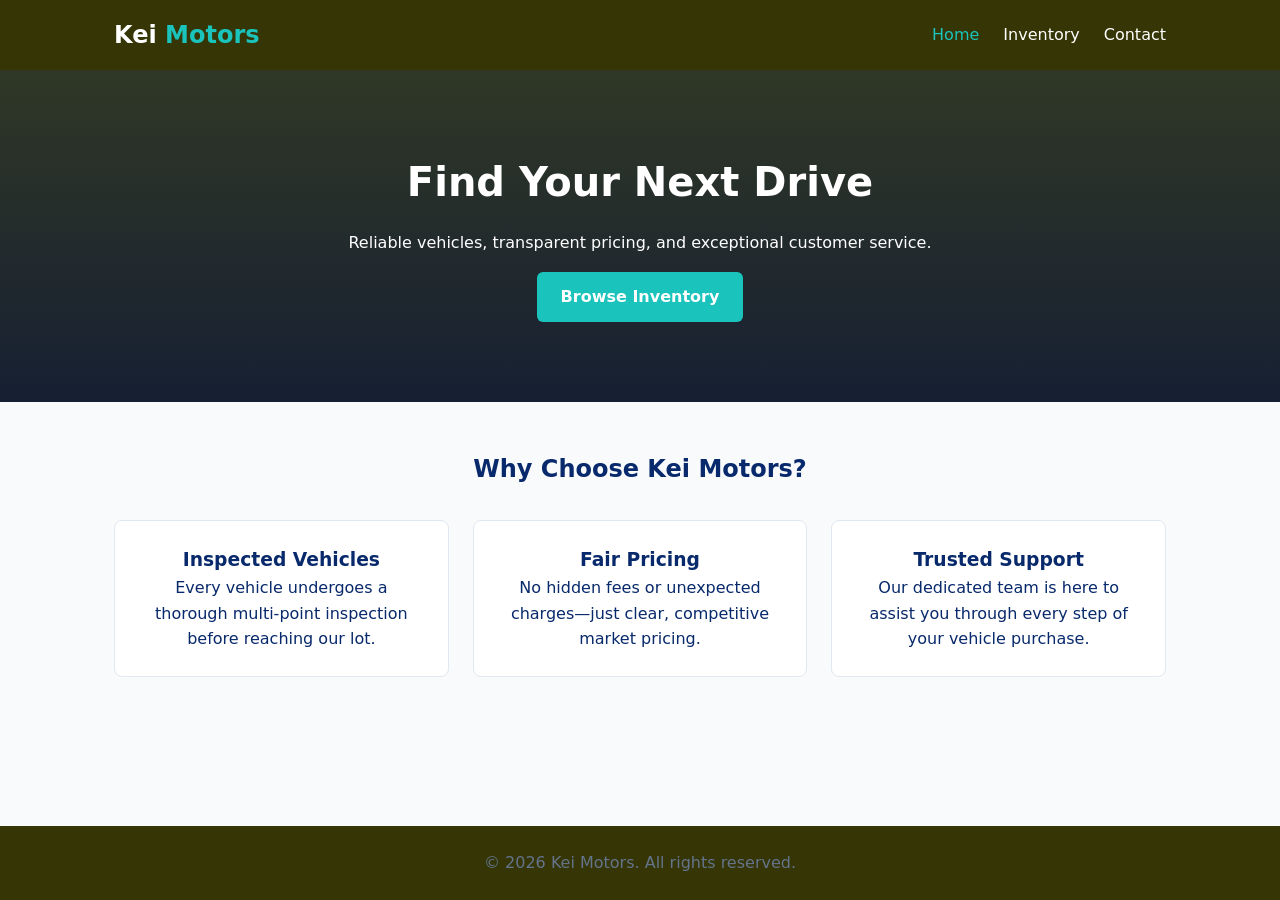
<file: index.html>
<!DOCTYPE html>
<html lang="en">
<head>
  <meta charset="UTF-8">
  <meta name="viewport" content="width=device-width, initial-scale=1.0">
  <title>Kei Motors | Quality Vehicles & Services</title>
  <link rel="stylesheet" href="styles.css">
</head>
<body>

  <header>
    <nav class="navbar">
      <a href="index.html" class="logo">Kei <span>Motors</span></a>
      <ul class="nav-links" id="navLinks">
        <li><a href="index.html" class="active">Home</a></li>
        <li><a href="inventory.html">Inventory</a></li>
        <li><a href="contact.html">Contact</a></li>
      </ul>
      <button class="nav-toggle" id="navToggle" aria-label="Toggle Navigation">&#9776;</button>
    </nav>
  </header>

  <main>
    <section class="hero">
      <div class="hero-content">
        <h1>Find Your Next Drive</h1>
        <p>Reliable vehicles, transparent pricing, and exceptional customer service.</p>
        <a href="inventory.html" class="btn">Browse Inventory</a>
      </div>
    </section>

    <section class="features">
      <h2>Why Choose Kei Motors?</h2>
      <div class="grid-3">
        <div class="card">
          <h3>Inspected Vehicles</h3>
          <p>Every vehicle undergoes a thorough multi-point inspection before reaching our lot.</p>
        </div>
        <div class="card">
          <h3>Fair Pricing</h3>
          <p>No hidden fees or unexpected charges—just clear, competitive market pricing.</p>
        </div>
        <div class="card">
          <h3>Trusted Support</h3>
          <p>Our dedicated team is here to assist you through every step of your vehicle purchase.</p>
        </div>
      </div>
    </section>
  </main>

  <footer>
    <p>&copy; 2026 Kei Motors. All rights reserved.</p>
  </footer>

  <script src="script.js"></script>
</body>
</html>
</file>
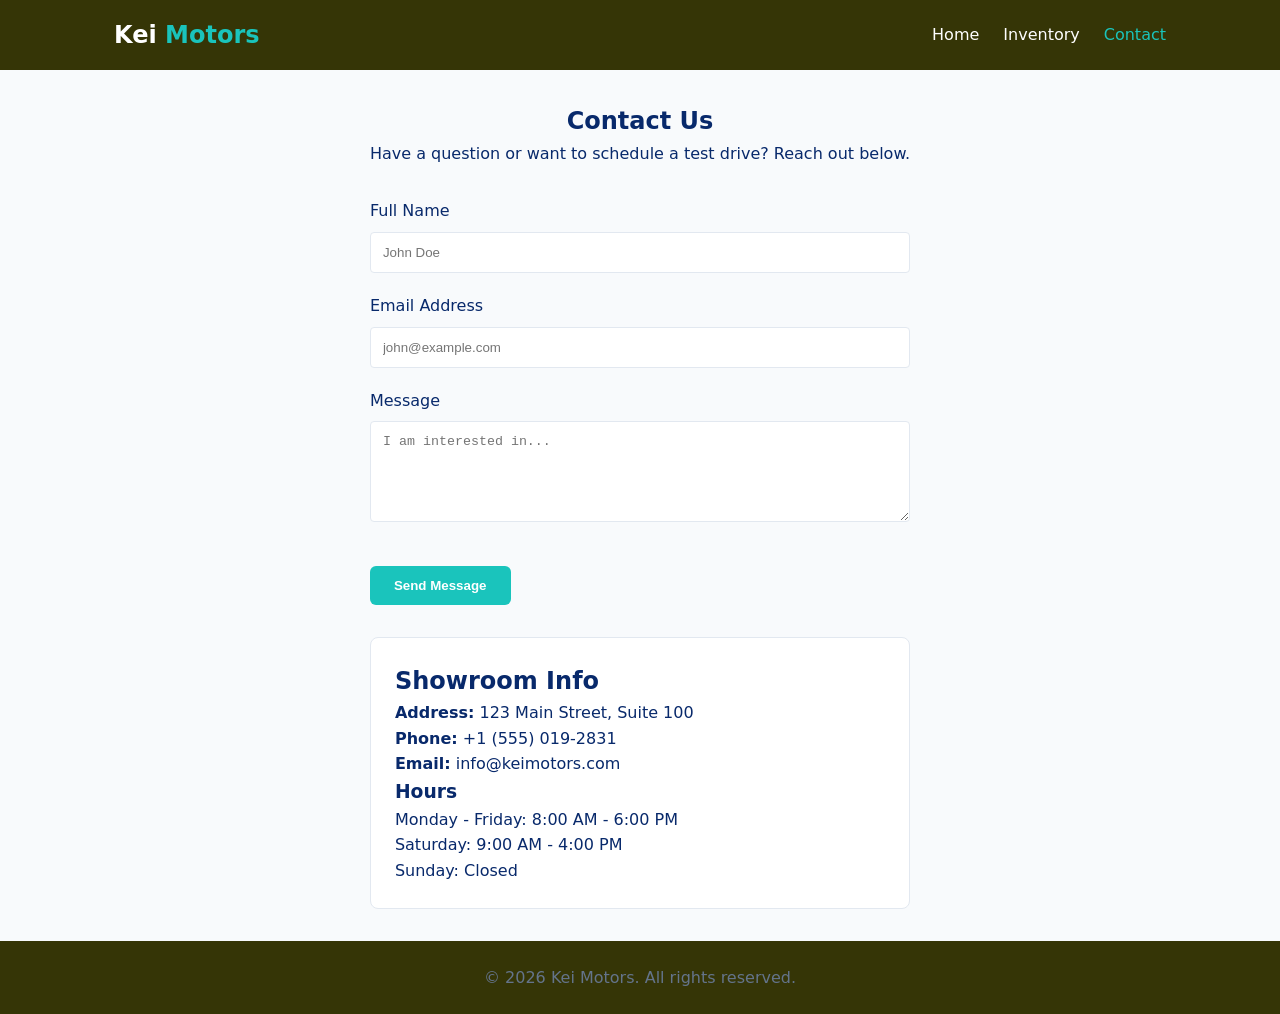
<file: contact.html>
<!DOCTYPE html>
<html lang="en">
<head>
  <meta charset="UTF-8">
  <meta name="viewport" content="width=device-width, initial-scale=1.0">
  <title>Contact Us | Kei Motors</title>
  <link rel="stylesheet" href="styles.css">
</head>
<body>

  <header>
    <nav class="navbar">
      <a href="index.html" class="logo">Kei <span>Motors</span></a>
      <ul class="nav-links" id="navLinks">
        <li><a href="index.html">Home</a></li>
        <li><a href="inventory.html">Inventory</a></li>
        <li><a href="contact.html" class="active">Contact</a></li>
      </ul>
      <button class="nav-toggle" id="navToggle" aria-label="Toggle Navigation">&#9776;</button>
    </nav>
  </header>

  <main class="container">
    <section class="page-header">
      <h1>Contact Us</h1>
      <p>Have a question or want to schedule a test drive? Reach out below.</p>
    </section>

    <div class="grid-2">
      <section class="form-section">
        <form id="contactForm" onsubmit="event.preventDefault(); alert('Message sent!');">
          <div class="form-group">
            <label for="name">Full Name</label>
            <input type="text" id="name" required placeholder="John Doe">
          </div>
          <div class="form-group">
            <label for="email">Email Address</label>
            <input type="email" id="email" required placeholder="john@example.com">
          </div>
          <div class="form-group">
            <label for="message">Message</label>
            <textarea id="message" rows="5" required placeholder="I am interested in..."></textarea>
          </div>
          <button type="submit" class="btn">Send Message</button>
        </form>
      </section>

      <section class="info-section card">
        <h2>Showroom Info</h2>
        <p><strong>Address:</strong> 123 Main Street, Suite 100</p>
        <p><strong>Phone:</strong> +1 (555) 019-2831</p>
        <p><strong>Email:</strong> info@keimotors.com</p>
        
        <h3>Hours</h3>
        <p>Monday - Friday: 8:00 AM - 6:00 PM</p>
        <p>Saturday: 9:00 AM - 4:00 PM</p>
        <p>Sunday: Closed</p>
      </section>
    </div>
  </main>

  <footer>
    <p>&copy; 2026 Kei Motors. All rights reserved.</p>
  </footer>

  <script src="script.js"></script>
</body>
</html>
</file>
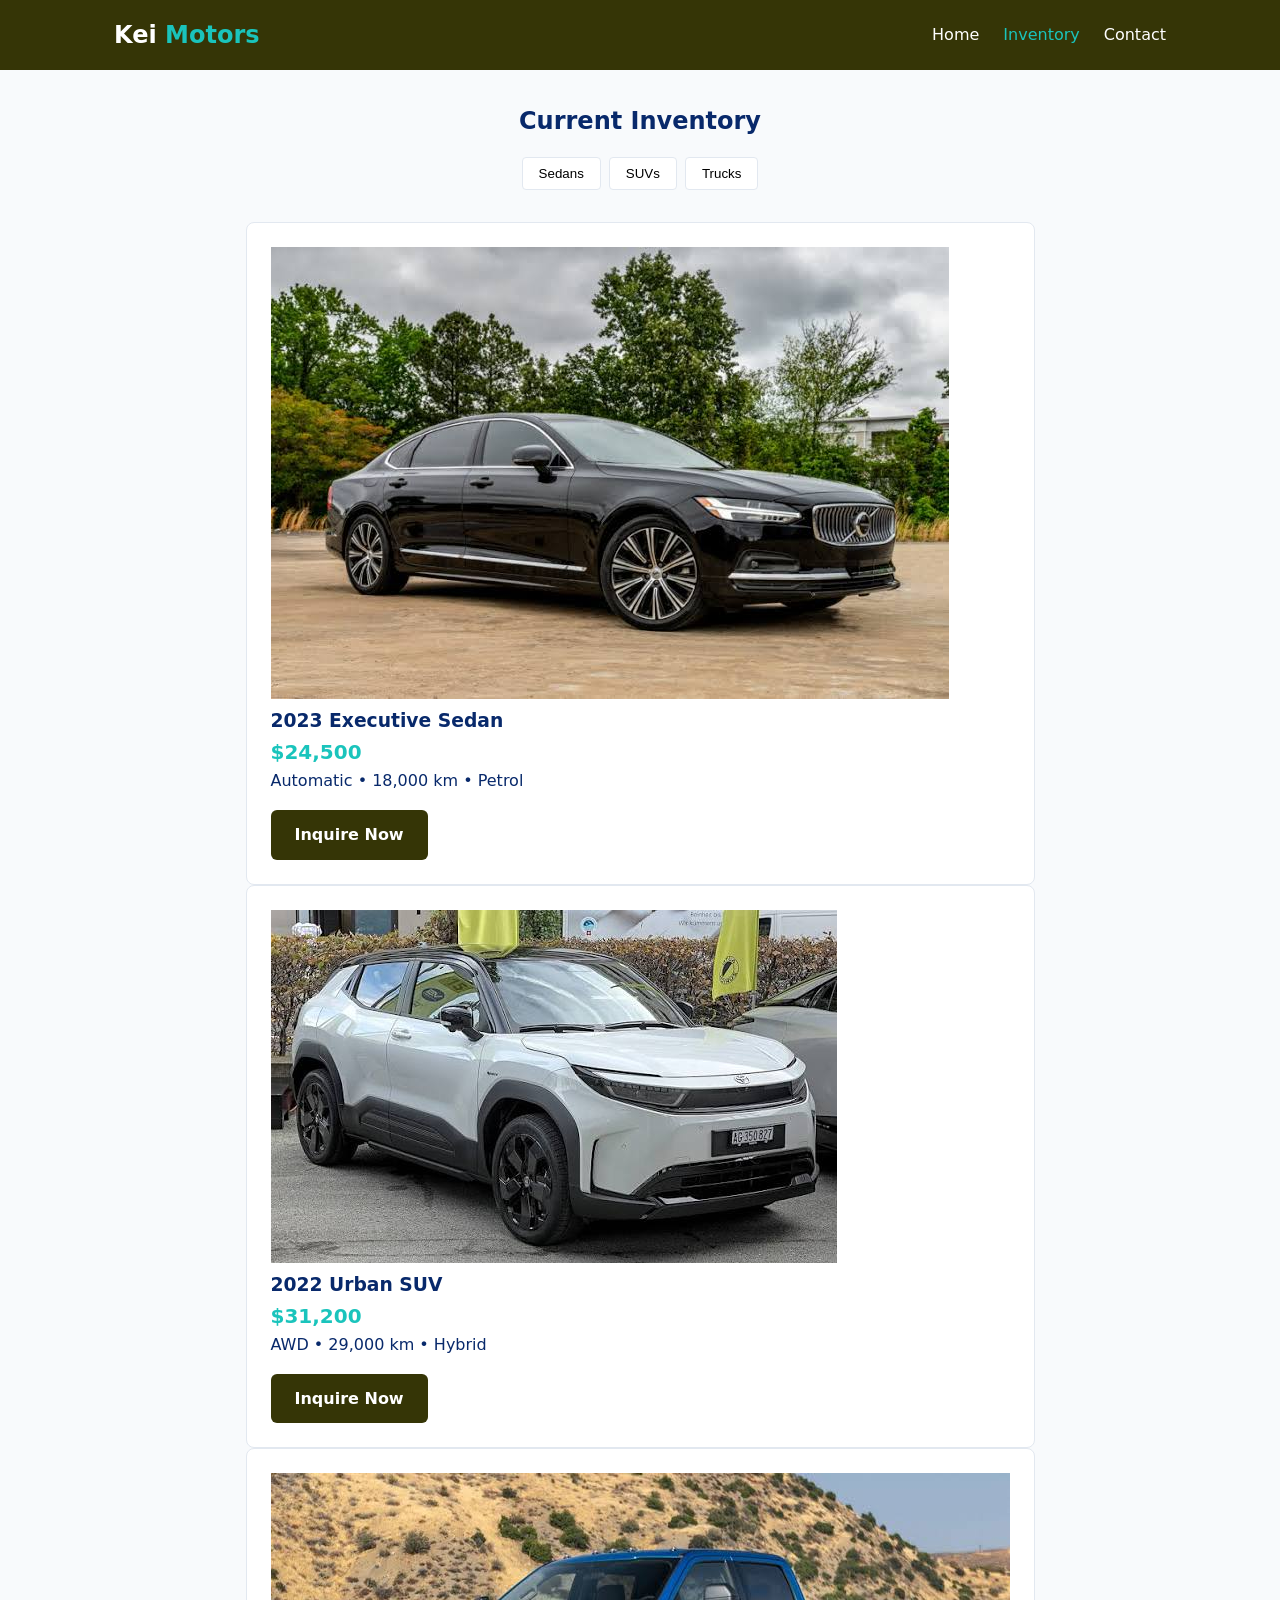
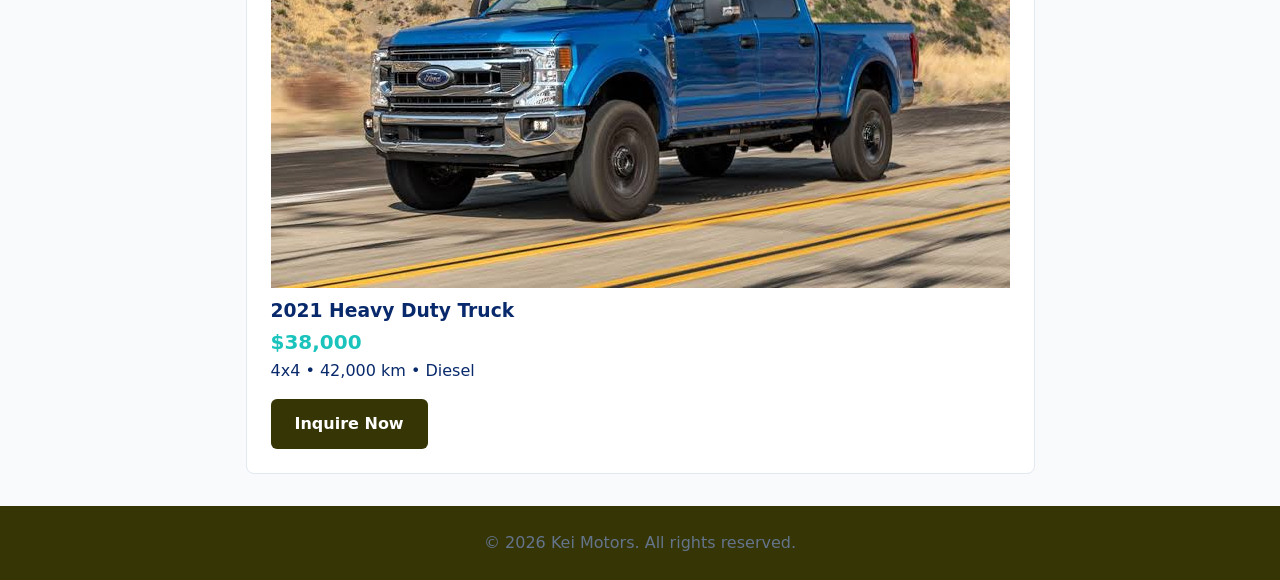
<file: inventory.html>
<!DOCTYPE html>
<html lang="en">
<head>
  <meta charset="UTF-8">
  <meta name="viewport" content="width=device-width, initial-scale=1.0">
  <title>Vehicle Inventory | Kei Motors</title>
  <link rel="stylesheet" href="styles.css">
</head>
<body>

  <header>
    <nav class="navbar">
      <a href="index.html" class="logo">Kei <span>Motors</span></a>
      <ul class="nav-links" id="navLinks">
        <li><a href="index.html">Home</a></li>
        <li><a href="inventory.html" class="active">Inventory</a></li>
        <li><a href="contact.html">Contact</a></li>
      </ul>
      <button class="nav-toggle" id="navToggle" aria-label="Toggle Navigation">&#9776;</button>
    </nav>
  </header>

  <main class="container">
    <section class="page-header">
      <h1>Current Inventory</h1>
      <div class="filter-buttons">
        <button class="filter-btn" data-category="sedan">Sedans</button>
        <button class="filter-btn" data-category="suv">SUVs</button>
        <button class="filter-btn" data-category="truck">Trucks</button>
      </div>
    </section>

    <section class="grid-3" id="vehicleGrid">
      <span><article class="card vehicle-card" data-category="sedan">
        <img src="images (3).jpg" alt="Executive sedan">
        <h3>2023 Executive Sedan</h3>
        <p class="price">$24,500</p>
        <p>Automatic • 18,000 km • Petrol</p>
        <a href="contact.html" class="btn btn-secondary">Inquire Now</a>
      </article>

      <article class="card vehicle-card" data-category="suv">
        <img src="images.jpg" alt=" Urban suv">
        <h3>2022 Urban SUV</h3>
        <p class="price">$31,200</p>
        <p>AWD • 29,000 km • Hybrid</p>
        <a href="contact.html" class="btn btn-secondary">Inquire Now</a>
      </article>

      <article class="card vehicle-card" data-category="truck">
        <img src="images (1).jpg" alt="Truck Image">
        <h3>2021 Heavy Duty Truck</h3>
        <p class="price">$38,000</p>

        <p>4x4 • 42,000 km • Diesel</p>
        <a href="contact.html" class="btn btn-secondary">Inquire Now</a>
      </span>
      </article>
    </section>
  </main>

  <footer>
    <p>&copy; 2026 Kei Motors. All rights reserved.</p>
  </footer>

  <script src="script.js"></script>
</body>
</html>
</file>
<file: styles.css>
:root {
  --primary: #353506;
  --accent: #1ac4bc;
  --bg-light: #f8fafc;
  --text-dark: #08296b;
  --text-muted: #64748b;
  --white: #ffffff;
  --border: #e2e8f0;
}

* {
  box-sizing: border-box;
  margin: 0;
  padding: 0;
}

body {
  font-family: system-ui, -apple-system, BlinkMacSystemFont, "Segoe UI", Roboto, sans-serif;
  color: var(--text-dark);
  background-color: var(--bg-light);
  line-height: 1.6;
  display: flex;
  flex-direction: column;
  min-height: 100vh;
}

/* Header & Nav */
header {
  background-color: var(--primary);
  color: var(--white);
  position: sticky;
  top: 0;
  z-index: 100;
}

.navbar {
  display: flex;
  justify-content: space-between;
  align-items: center;
  max-width: 1100px;
  margin: 0 auto;
  padding: 1rem 1.5rem;
}

.logo {
  font-size: 1.5rem;
  font-weight: 700;
  color: var(--white);
  text-decoration: none;
}

.logo span {
  color: var(--accent);
}

.nav-links {
  display: flex;
  list-style: none;
  gap: 1.5rem;
}

.nav-links a {
  color: var(--white);
  text-decoration: none;
  font-weight: 500;
  transition: color 0.2s;
}

.nav-links a:hover,
.nav-links a.active {
  color: var(--accent);
}

.nav-toggle {
  display: none;
  background: none;
  border: none;
  color: var(--white);
  font-size: 1.5rem;
  cursor: pointer;
}

/* Layout Elements */
main {
  flex: 1;
}

.container {
  max-width: 1100px;
  margin: 2rem auto;
  padding: 0 1.5rem;
}

.page-header {
  text-align: center;
  margin-bottom: 2rem;
}

.grid-3 {
  display: grid;
  grid-template-columns: repeat(auto-fit, minmax(280px, 1fr));
  gap: 1.5rem;
}

.grid-2 {
  display: grid;
  grid-template-columns: repeat(auto-fit, minmax(300px, 1fr));
  gap: 2rem;
}

/* Hero */
.hero {
  background: linear-gradient(rgba(47, 53, 26, 0.8), rgba(15, 23, 42, 0.8)), #334155;
  color: var(--white);
  padding: 5rem 1.5rem;
  text-align: center;
}

.hero-content {
  max-width: 700px;
  margin: 0 auto;
}

.hero h1 {
  font-size: 2.5rem;
  margin-bottom: 1rem;
}

/* Cards & Buttons */
.card {
  background: var(--white);
  padding: 1.5rem;
  border-radius: 8px;
  border: 1px solid var(--border);
}

.features {
  max-width: 1100px;
  margin: 3rem auto;
  padding: 0 1.5rem;
  text-align: center;
}

.features h2 {
  margin-bottom: 2rem;
}

.btn {
  display: inline-block;
  background-color: var(--accent);
  color: var(--white);
  padding: 0.75rem 1.5rem;
  border-radius: 6px;
  text-decoration: none;
  font-weight: 600;
  border: none;
  cursor: pointer;
  margin-top: 1rem;
}

.btn-secondary {
  background-color: var(--primary);
}

/* Inventory Cards */
.vehicle-image {
  background-color: var(--border);
  height: 180px;
  border-radius: 4px;
  display: flex;
  align-items: center;
  justify-content: center;
  color: var(--text-muted);
  margin-bottom: 1rem;
}

.price {
  font-size: 1.25rem;
  font-weight: 700;
  color: var(--accent);
}

.filter-buttons {
  margin-top: 1rem;
  display: flex;
  justify-content: center;
  gap: 0.5rem;
}

.filter-btn {
  background: var(--white);
  border: 1px solid var(--border);
  padding: 0.5rem 1rem;
  border-radius: 4px;
  cursor: pointer;
}

.filter-btn.active {
  background: var(--accent);
  color: var(--white);
  border-color: var(--accent);
}

/* Forms */
.form-group {
  margin-bottom: 1.25rem;
}

.form-group label {
  display: block;
  margin-bottom: 0.5rem;
  font-weight: 500;
}

.form-group input,
.form-group textarea {
  width: 100%;
  padding: 0.75rem;
  border: 1px solid var(--border);
  border-radius: 4px;
}

/* Footer */
footer {
  background: var(--primary);
  color: var(--text-muted);
  text-align: center;
  padding: 1.5rem;
  margin-top: auto;
}

/* Responsive Navigation */
@media (max-width: 768px) {
  .nav-toggle {
    display: block;
  }

  .nav-links {
    display: none;
    flex-direction: column;
    width: 100%;
    position: absolute;
    top: 100%;
    left: 0;
    background-color: var(--primary);
    padding: 1rem 1.5rem;
  }

  .nav-links.show {
    display: flex;
  }
}
</file>
